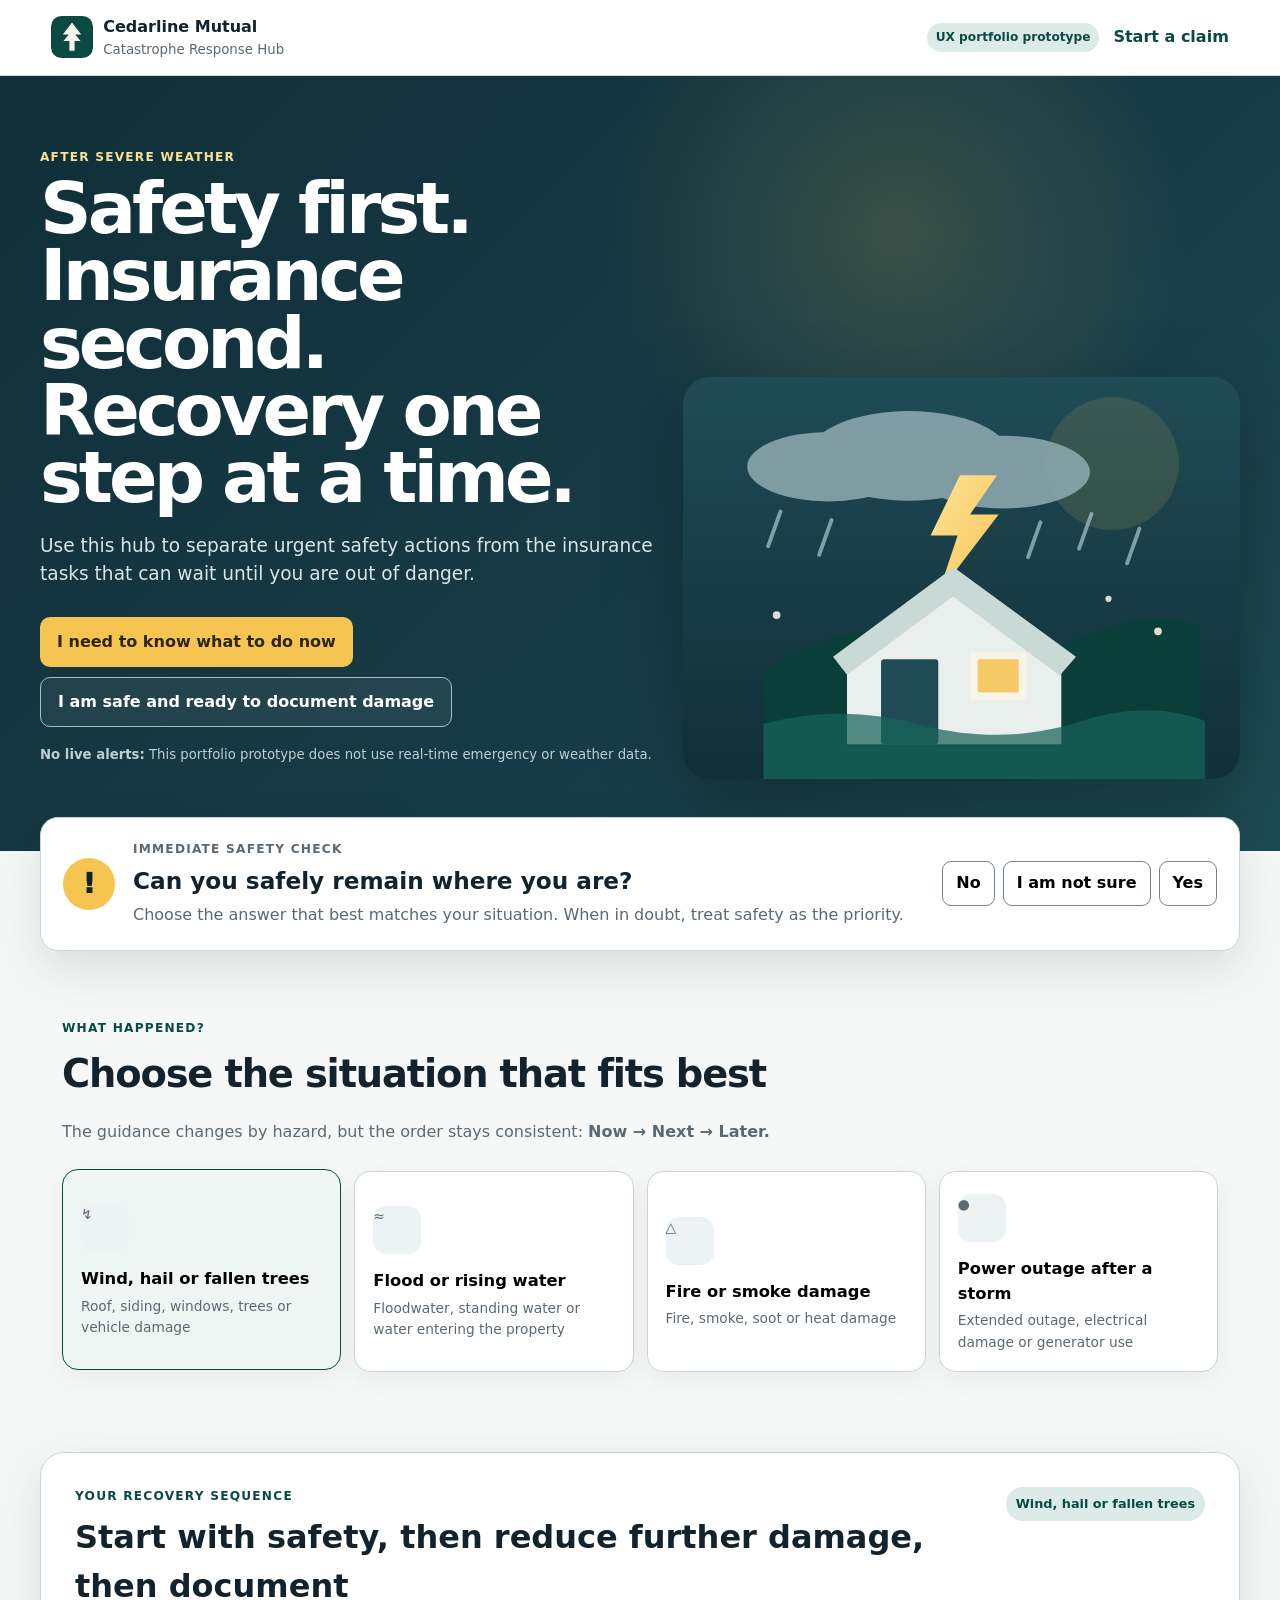
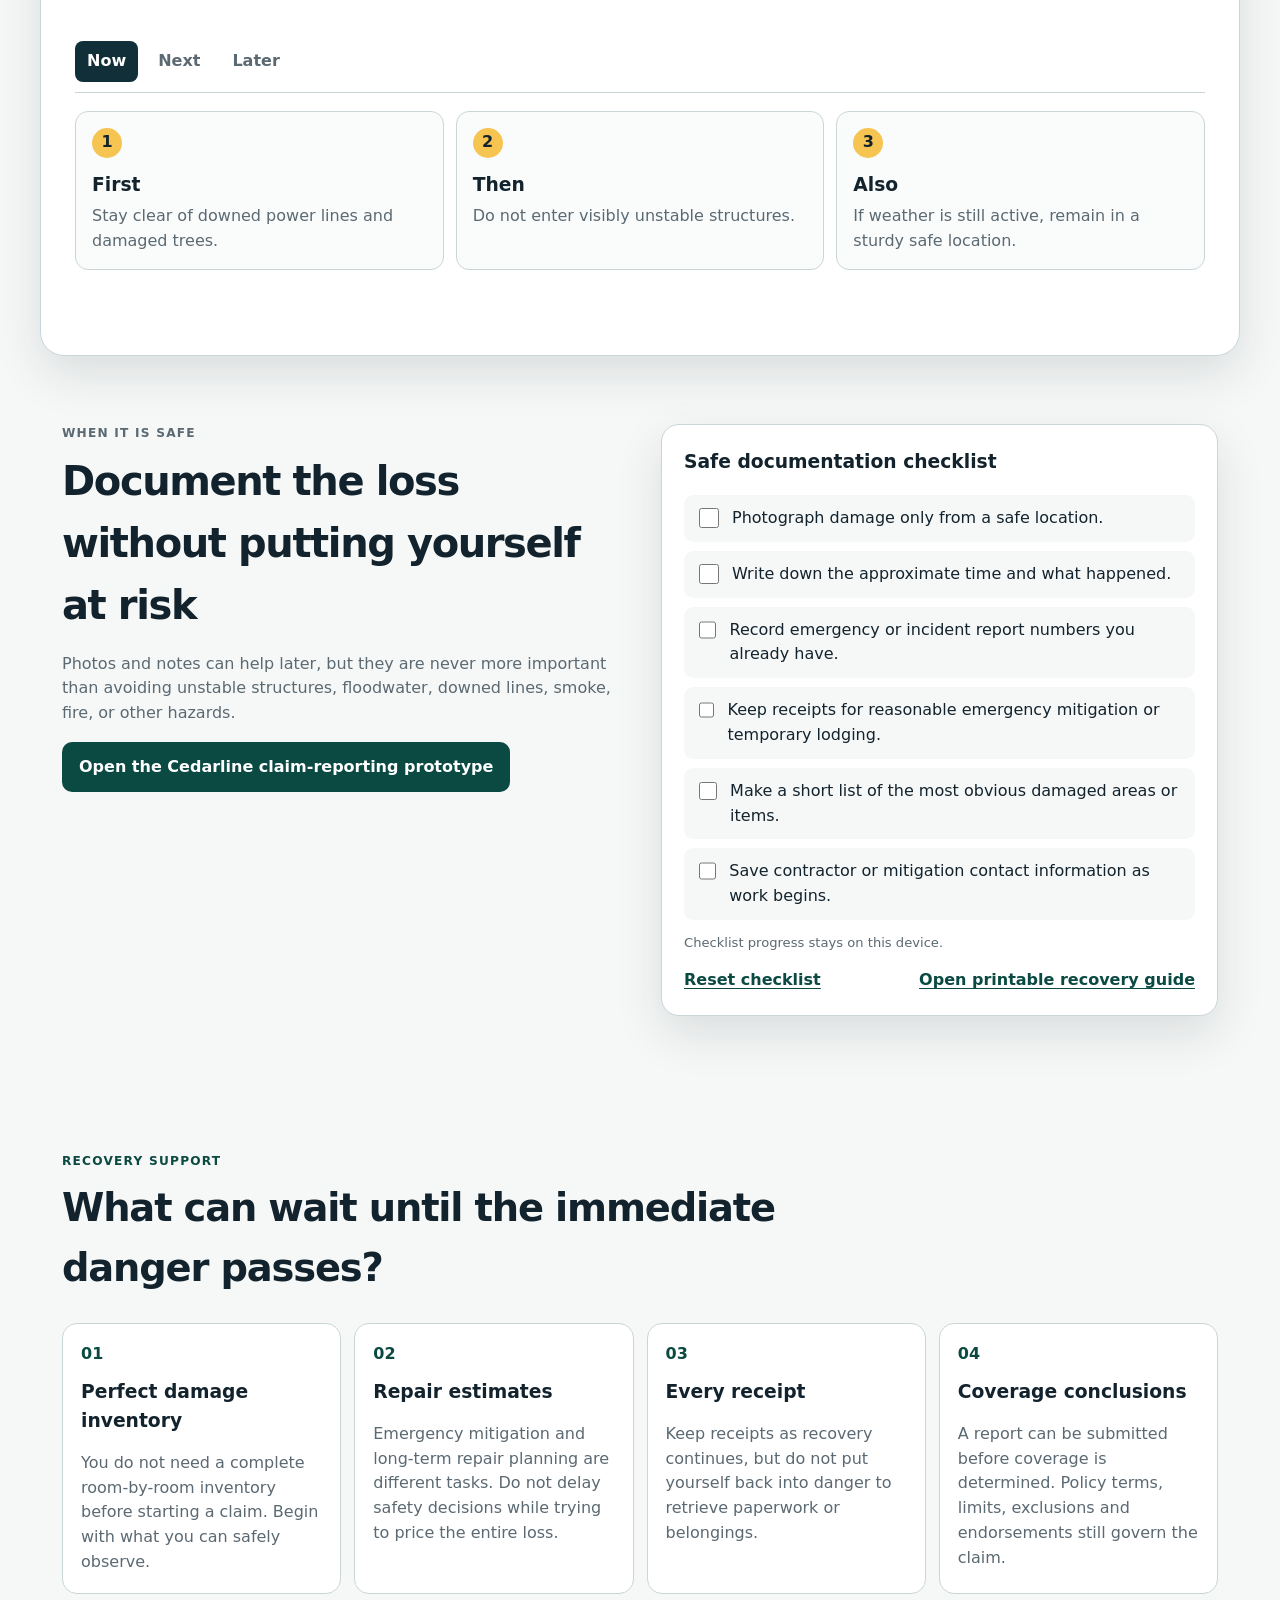
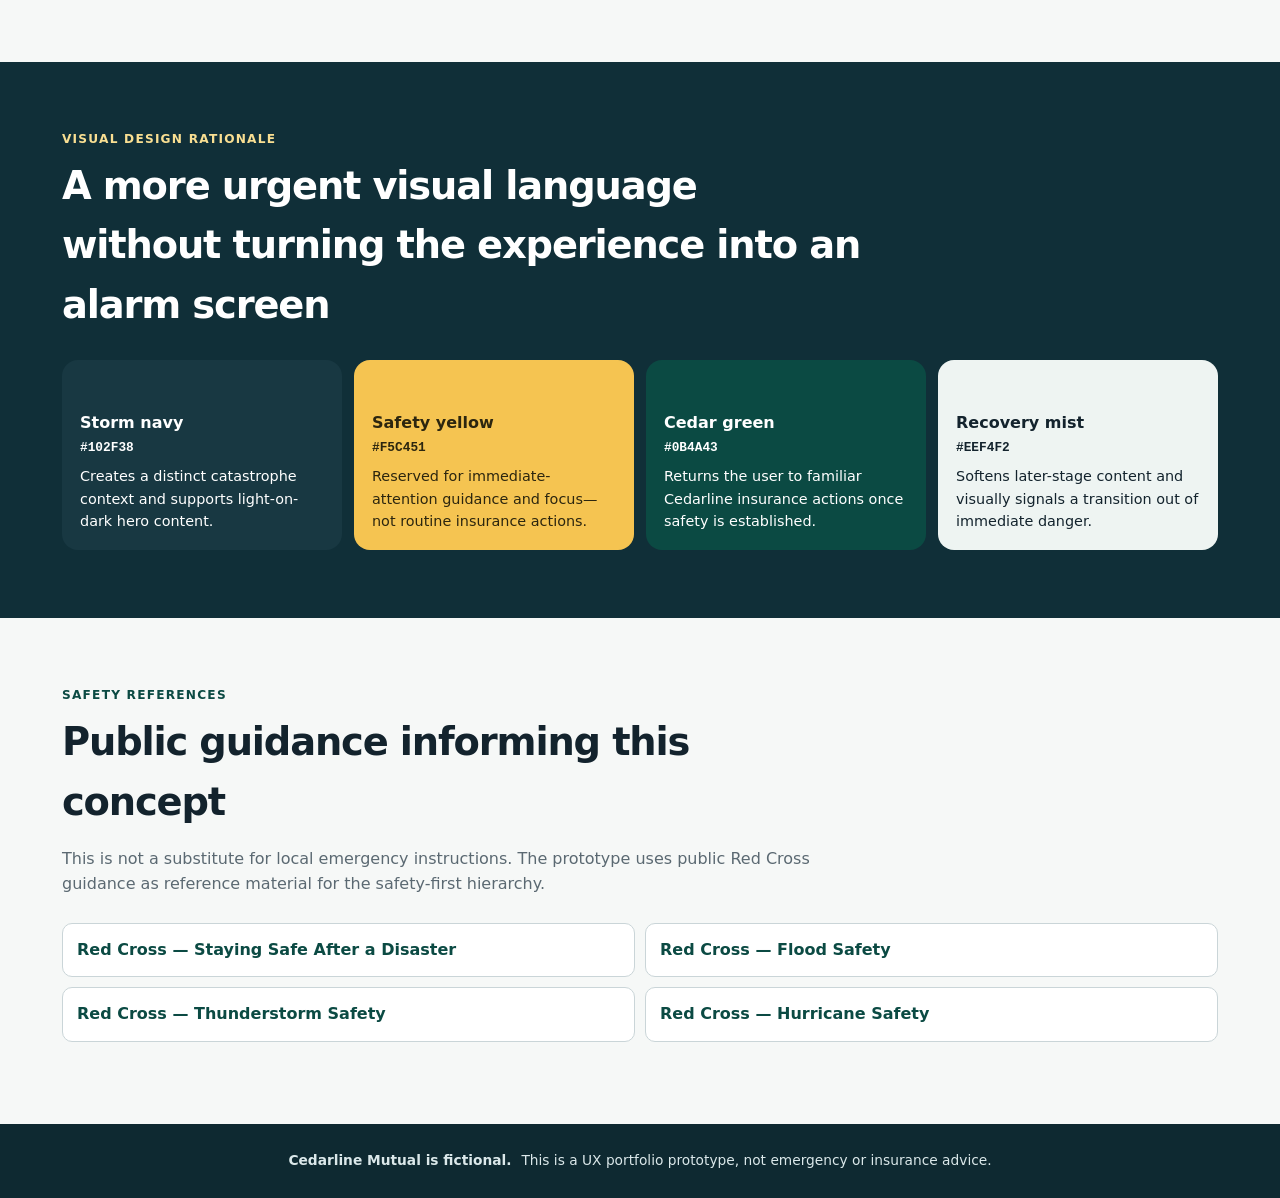
<file: index.html>
<!doctype html>
<html lang="en">
<head>
  <meta charset="utf-8">
  <meta name="viewport" content="width=device-width, initial-scale=1">
  <meta name="description" content="Cedarline Mutual fictional catastrophe response UX portfolio prototype">
  <meta name="theme-color" content="#102F38">
  <title>Cedarline Mutual | Catastrophe Response Hub</title>
  <link rel="icon" href="assets/cedarline-mark.svg" type="image/svg+xml">
  <link rel="stylesheet" href="styles.css">
  <script src="app.js" defer></script>
</head>
<body>
<a class="skip-link" href="#main">Skip to recovery guidance</a>
<header class="site-header">
  <a class="brand" href="#top" aria-label="Cedarline Mutual catastrophe response home">
    <img src="assets/cedarline-mark.svg" alt="" width="42" height="42">
    <span><strong>Cedarline Mutual</strong><small>Catastrophe Response Hub</small></span>
  </a>
  <div class="header-actions">
    <span class="prototype-pill">UX portfolio prototype</span>
    <a href="#claim">Start a claim</a>
  </div>
</header>

<main id="main">
  <section class="hero" id="top">
    <div class="hero-copy">
      <p class="eyebrow light">After severe weather</p>
      <h1>Safety first. Insurance second. Recovery one step at a time.</h1>
      <p>Use this hub to separate urgent safety actions from the insurance tasks that can wait until you are out of danger.</p>
      <div class="hero-actions">
        <a class="button emergency" href="#safety">I need to know what to do now</a>
        <a class="button secondary-light" href="#claim">I am safe and ready to document damage</a>
      </div>
      <p class="live-note"><strong>No live alerts:</strong> This portfolio prototype does not use real-time emergency or weather data.</p>
    </div>
    <div class="hero-art" aria-hidden="true">
      <img src="assets/storm-response-hero.svg" alt="">
    </div>
  </section>

  <section class="urgent-strip" id="safety" aria-labelledby="urgentHeading">
    <div class="urgent-icon" aria-hidden="true">!</div>
    <div>
      <p class="eyebrow">Immediate safety check</p>
      <h2 id="urgentHeading">Can you safely remain where you are?</h2>
      <p>Choose the answer that best matches your situation. When in doubt, treat safety as the priority.</p>
    </div>
    <div class="triage-buttons" role="group" aria-label="Safety status">
      <button type="button" data-safety="no">No</button>
      <button type="button" data-safety="unsure">I am not sure</button>
      <button type="button" data-safety="yes">Yes</button>
    </div>
  </section>

  <section class="triage-result" id="triageResult" aria-live="polite" hidden></section>

  <section class="scenario-section" aria-labelledby="scenarioHeading">
    <div class="section-heading">
      <p class="eyebrow">What happened?</p>
      <h2 id="scenarioHeading">Choose the situation that fits best</h2>
      <p>The guidance changes by hazard, but the order stays consistent: <strong>Now → Next → Later.</strong></p>
    </div>
    <div id="scenarioCards" class="scenario-grid"></div>
  </section>

  <section class="plan-section" id="plan" aria-labelledby="planHeading">
    <div class="plan-header">
      <div>
        <p class="eyebrow">Your recovery sequence</p>
        <h2 id="planHeading">Start with safety, then reduce further damage, then document</h2>
      </div>
      <span id="selectedScenario" class="scenario-badge">General severe weather</span>
    </div>

    <div class="timeline-tabs" role="tablist" aria-label="Recovery timeframe">
      <button type="button" role="tab" aria-selected="true" aria-controls="nowPanel" id="nowTab">Now</button>
      <button type="button" role="tab" aria-selected="false" aria-controls="nextPanel" id="nextTab">Next</button>
      <button type="button" role="tab" aria-selected="false" aria-controls="laterPanel" id="laterTab">Later</button>
    </div>

    <div class="timeline-panel" id="nowPanel" role="tabpanel" aria-labelledby="nowTab"></div>
    <div class="timeline-panel" id="nextPanel" role="tabpanel" aria-labelledby="nextTab" hidden></div>
    <div class="timeline-panel" id="laterPanel" role="tabpanel" aria-labelledby="laterTab" hidden></div>
  </section>

  <section class="claim-section" id="claim" aria-labelledby="claimHeading">
    <div class="claim-copy">
      <p class="eyebrow">When it is safe</p>
      <h2 id="claimHeading">Document the loss without putting yourself at risk</h2>
      <p>Photos and notes can help later, but they are never more important than avoiding unstable structures, floodwater, downed lines, smoke, fire, or other hazards.</p>
      <a class="button primary" href="https://joshuaokent-spec.github.io/cedarline-claim-reporting-ux/">Open the Cedarline claim-reporting prototype</a>
    </div>

    <div class="documentation-card">
      <h3>Safe documentation checklist</h3>
      <div id="documentationChecklist" class="checklist"></div>
      <p class="save-status" id="saveStatus" role="status" aria-live="polite">Checklist progress stays on this device.</p>
      <div class="checklist-actions">
        <button type="button" class="text-button" id="resetChecklist">Reset checklist</button>
        <a href="recovery-checklist.html" class="text-button">Open printable recovery guide</a>
      </div>
    </div>
  </section>

  <section class="recovery-grid-section" aria-labelledby="recoveryHeading">
    <div class="section-heading">
      <p class="eyebrow">Recovery support</p>
      <h2 id="recoveryHeading">What can wait until the immediate danger passes?</h2>
    </div>
    <div class="recovery-grid">
      <article><span class="number">01</span><h3>Perfect damage inventory</h3><p>You do not need a complete room-by-room inventory before starting a claim. Begin with what you can safely observe.</p></article>
      <article><span class="number">02</span><h3>Repair estimates</h3><p>Emergency mitigation and long-term repair planning are different tasks. Do not delay safety decisions while trying to price the entire loss.</p></article>
      <article><span class="number">03</span><h3>Every receipt</h3><p>Keep receipts as recovery continues, but do not put yourself back into danger to retrieve paperwork or belongings.</p></article>
      <article><span class="number">04</span><h3>Coverage conclusions</h3><p>A report can be submitted before coverage is determined. Policy terms, limits, exclusions and endorsements still govern the claim.</p></article>
    </div>
  </section>

  <section class="visual-system" aria-labelledby="visualHeading">
    <div class="section-heading">
      <p class="eyebrow">Visual design rationale</p>
      <h2 id="visualHeading">A more urgent visual language without turning the experience into an alarm screen</h2>
    </div>
    <div class="visual-cards">
      <article class="storm"><strong>Storm navy</strong><span>#102F38</span><p>Creates a distinct catastrophe context and supports light-on-dark hero content.</p></article>
      <article class="safety"><strong>Safety yellow</strong><span>#F5C451</span><p>Reserved for immediate-attention guidance and focus—not routine insurance actions.</p></article>
      <article class="cedar"><strong>Cedar green</strong><span>#0B4A43</span><p>Returns the user to familiar Cedarline insurance actions once safety is established.</p></article>
      <article class="recovery"><strong>Recovery mist</strong><span>#EEF4F2</span><p>Softens later-stage content and visually signals a transition out of immediate danger.</p></article>
    </div>
  </section>

  <section class="references" aria-labelledby="referencesHeading">
    <div class="section-heading">
      <p class="eyebrow">Safety references</p>
      <h2 id="referencesHeading">Public guidance informing this concept</h2>
      <p>This is not a substitute for local emergency instructions. The prototype uses public Red Cross guidance as reference material for the safety-first hierarchy.</p>
    </div>
    <div class="reference-links">
      <a href="https://www.redcross.org/get-help/disaster-relief-and-recovery-services/safety-immediate-aftermath.html">Red Cross — Staying Safe After a Disaster</a>
      <a href="https://www.redcross.org/get-help/how-to-prepare-for-emergencies/types-of-emergencies/flood.html">Red Cross — Flood Safety</a>
      <a href="https://www.redcross.org/get-help/how-to-prepare-for-emergencies/types-of-emergencies/thunderstorm.html">Red Cross — Thunderstorm Safety</a>
      <a href="https://www.redcross.org/get-help/how-to-prepare-for-emergencies/types-of-emergencies/hurricane.html">Red Cross — Hurricane Safety</a>
    </div>
  </section>
</main>

<footer>
  <strong>Cedarline Mutual is fictional.</strong>
  <span>This is a UX portfolio prototype, not emergency or insurance advice.</span>
</footer>
</body>
</html>
</file>
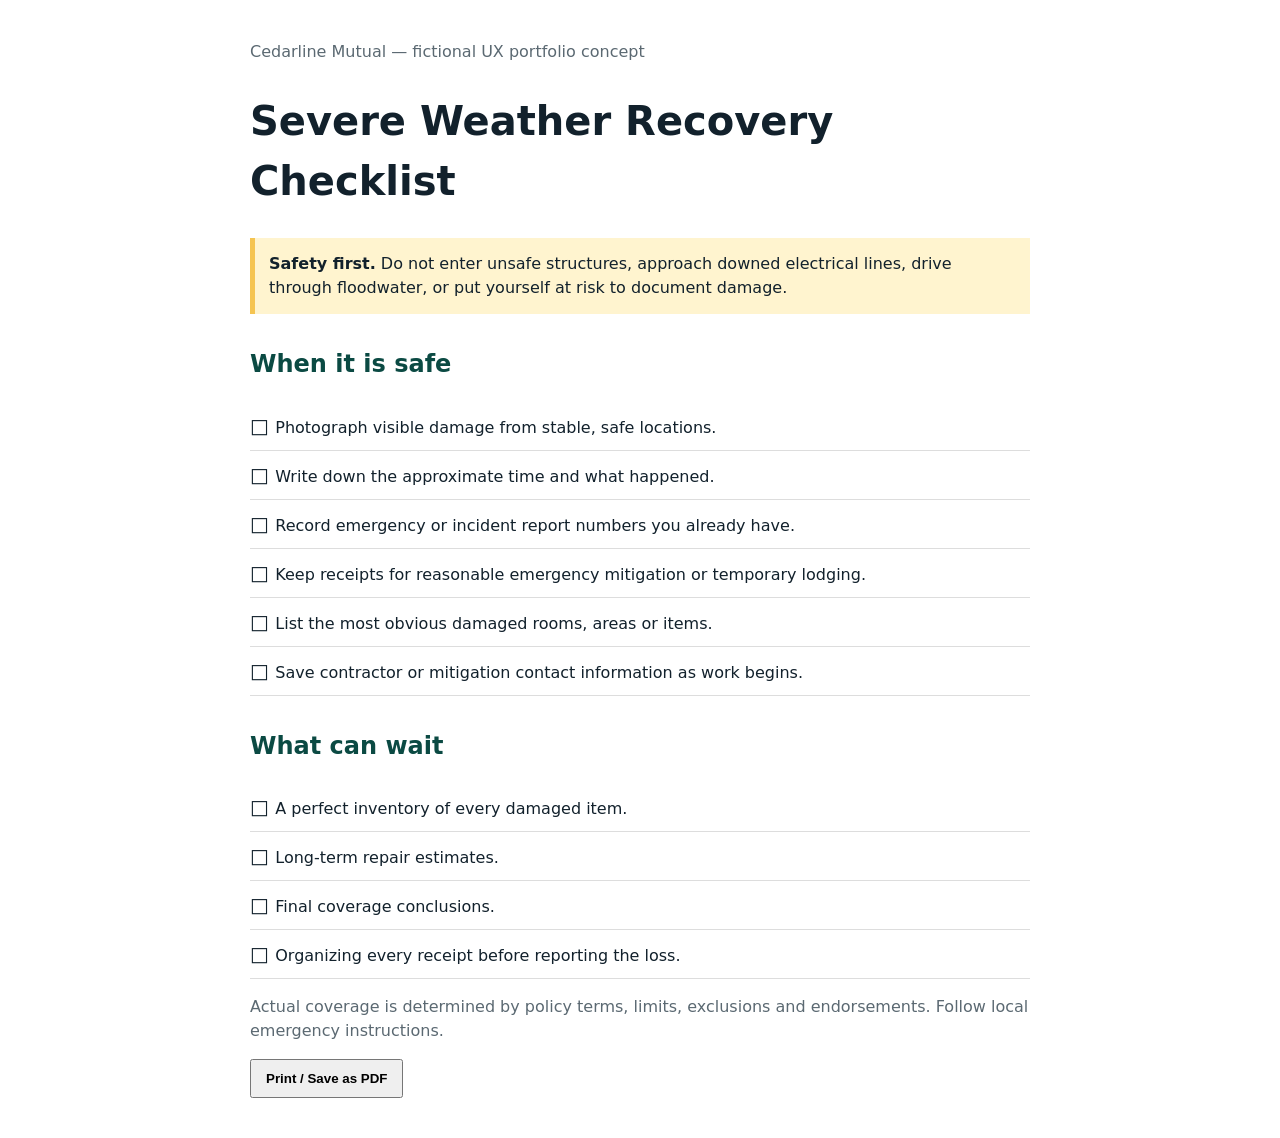
<file: recovery-checklist.html>
<!doctype html><html lang="en"><head><meta charset="utf-8"><meta name="viewport" content="width=device-width,initial-scale=1"><title>Cedarline Recovery Checklist</title><style>body{font:16px/1.5 system-ui,sans-serif;color:#12212c;max-width:780px;margin:40px auto;padding:0 22px}h1{font-size:2.5rem}h2{margin-top:32px;color:#0b4a43}.note{background:#fff4cf;border-left:5px solid #f5c451;padding:14px}.check{padding:9px 0;border-bottom:1px solid #ddd}.check:before{content:"□ ";font-size:1.25rem}.muted{color:#5b6972}button{padding:10px 14px;font-weight:700}@media print{button{display:none}body{margin:0;max-width:none}}</style></head><body><p class="muted">Cedarline Mutual — fictional UX portfolio concept</p><h1>Severe Weather Recovery Checklist</h1><div class="note"><strong>Safety first.</strong> Do not enter unsafe structures, approach downed electrical lines, drive through floodwater, or put yourself at risk to document damage.</div><h2>When it is safe</h2><div class="check">Photograph visible damage from stable, safe locations.</div><div class="check">Write down the approximate time and what happened.</div><div class="check">Record emergency or incident report numbers you already have.</div><div class="check">Keep receipts for reasonable emergency mitigation or temporary lodging.</div><div class="check">List the most obvious damaged rooms, areas or items.</div><div class="check">Save contractor or mitigation contact information as work begins.</div><h2>What can wait</h2><div class="check">A perfect inventory of every damaged item.</div><div class="check">Long-term repair estimates.</div><div class="check">Final coverage conclusions.</div><div class="check">Organizing every receipt before reporting the loss.</div><p class="muted">Actual coverage is determined by policy terms, limits, exclusions and endorsements. Follow local emergency instructions.</p><button onclick="window.print()">Print / Save as PDF</button></body></html>
</file>
<file: styles.css>
:root{--storm:#102f38;--storm-2:#173f49;--cedar:#0b4a43;--cedar-dark:#073630;--cedar-soft:#dcebe7;--safety:#f5c451;--safety-soft:#fff4cf;--ink:#13232d;--muted:#5b6972;--mist:#eef4f2;--surface:#fff;--border:#cad5d8;--danger:#9b1c1c;--focus:#ffd166;--shadow:0 18px 48px rgba(18,33,44,.12);--radius:18px}
*{box-sizing:border-box}html{font-family:ui-sans-serif,system-ui,-apple-system,BlinkMacSystemFont,"Segoe UI",sans-serif;color:var(--ink);background:#f6f8f7;scroll-behavior:smooth}body{margin:0;line-height:1.55}button,input{font:inherit}a{color:var(--cedar)}:focus-visible{outline:3px solid var(--focus);outline-offset:3px}.skip-link{position:absolute;left:-9999px;top:8px;background:#fff;padding:10px 14px;z-index:100}.skip-link:focus{left:8px}.site-header{height:76px;display:flex;align-items:center;justify-content:space-between;padding:0 clamp(18px,4vw,58px);background:rgba(255,255,255,.96);border-bottom:1px solid var(--border);position:sticky;top:0;z-index:30;backdrop-filter:blur(12px)}.brand{display:flex;align-items:center;gap:10px;color:var(--ink);text-decoration:none}.brand span{display:flex;flex-direction:column}.brand small{color:var(--muted)}.header-actions{display:flex;align-items:center;gap:14px}.header-actions>a{font-weight:800;text-decoration:none}.prototype-pill{font-size:.76rem;font-weight:800;color:var(--cedar);background:var(--cedar-soft);padding:5px 9px;border-radius:999px}.hero{min-height:630px;display:grid;grid-template-columns:minmax(0,1.05fr) minmax(360px,.95fr);align-items:center;gap:28px;padding:72px max(22px,calc((100vw - 1200px)/2));background:radial-gradient(circle at 70% 20%,rgba(245,196,81,.16),transparent 18rem),linear-gradient(135deg,var(--storm) 0,#173b46 58%,#1e4b53 100%);color:#fff;overflow:hidden}.hero-copy{position:relative;z-index:2}.eyebrow{margin:0 0 7px;font-size:.76rem;letter-spacing:.1em;text-transform:uppercase;font-weight:850;color:var(--cedar)}.eyebrow.light{color:#f9df92}.hero h1{font-size:clamp(3rem,5.6vw,5.7rem);line-height:.94;letter-spacing:-.055em;margin:8px 0 20px;max-width:800px}.hero-copy>p:not(.eyebrow):not(.live-note){max-width:710px;color:#d8e5e7;font-size:1.16rem}.hero-actions{display:flex;gap:10px;flex-wrap:wrap;margin:28px 0 18px}.button{display:inline-flex;align-items:center;justify-content:center;min-height:50px;padding:11px 17px;border-radius:10px;text-decoration:none;font-weight:850}.button.emergency{background:var(--safety);color:#2c260f}.button.secondary-light{border:1px solid #a9bec3;color:#fff;background:rgba(255,255,255,.06)}.button.primary{background:var(--cedar);color:#fff}.live-note{font-size:.83rem;color:#bcd0d4}.hero-art{align-self:stretch;display:flex;align-items:flex-end;justify-content:center}.hero-art img{width:min(100%,650px);filter:drop-shadow(0 28px 38px rgba(0,0,0,.26))}.urgent-strip{max-width:1200px;margin:-34px auto 0;position:relative;z-index:5;display:grid;grid-template-columns:auto 1fr auto;gap:18px;align-items:center;padding:22px;background:#fff;border:1px solid var(--border);border-radius:18px;box-shadow:var(--shadow)}.urgent-icon{display:grid;place-items:center;width:52px;height:52px;border-radius:50%;background:var(--safety);font-size:1.7rem;font-weight:950}.urgent-strip h2{margin:4px 0 4px;font-size:1.45rem}.urgent-strip p{margin:0;color:var(--muted)}.triage-buttons{display:flex;gap:8px;flex-wrap:wrap}.triage-buttons button{min-height:44px;border:1px solid #71848d;background:#fff;border-radius:9px;padding:9px 13px;font-weight:800;cursor:pointer}.triage-buttons button:hover,.triage-buttons button[aria-pressed=true]{border-color:var(--storm);background:#edf4f5}.triage-result{max-width:1200px;margin:14px auto 0;padding:18px 22px;border-radius:14px}.triage-result.danger{background:#fff1ef;border:1px solid #e3aaa3;color:#6f1c13}.triage-result.caution{background:var(--safety-soft);border:1px solid #e0be60;color:#58440d}.triage-result.safe{background:#e8f5ed;border:1px solid #add7bd;color:#24583b}.triage-result h3{margin:0 0 5px}.triage-result p{margin:0}.scenario-section,.plan-section,.claim-section,.recovery-grid-section,.visual-system,.references{max-width:1200px;margin:auto;padding:68px 22px}.section-heading{max-width:800px;margin-bottom:26px}.section-heading h2{font-size:clamp(2rem,3vw,2.75rem);letter-spacing:-.03em;margin:4px 0 8px}.section-heading p:last-child{color:var(--muted)}.scenario-grid{display:grid;grid-template-columns:repeat(4,1fr);gap:13px}.scenario-card{text-align:left;border:1px solid var(--border);border-radius:16px;background:#fff;padding:18px;cursor:pointer;box-shadow:0 8px 24px rgba(18,33,44,.06)}.scenario-card:hover,.scenario-card[aria-pressed=true]{border-color:var(--cedar);transform:translateY(-2px)}.scenario-card[aria-pressed=true]{background:#edf6f3}.scenario-icon{display:grid;place-items:center;width:48px;height:48px;border-radius:13px;background:#edf3f4;font-size:1.6rem;margin-bottom:14px}.scenario-card strong,.scenario-card span{display:block}.scenario-card strong{font-size:1.02rem}.scenario-card span{font-size:.86rem;color:var(--muted);margin-top:4px}.plan-section{background:#fff;border:1px solid var(--border);border-radius:24px;box-shadow:var(--shadow);padding:34px;margin-top:12px}.plan-header{display:flex;align-items:start;justify-content:space-between;gap:20px}.plan-header h2{font-size:2rem;margin:4px 0}.scenario-badge{background:var(--cedar-soft);color:var(--cedar);padding:7px 10px;border-radius:999px;font-size:.8rem;font-weight:800;white-space:nowrap}.timeline-tabs{display:flex;gap:8px;margin:25px 0 18px;border-bottom:1px solid var(--border);padding-bottom:10px}.timeline-tabs button{border:0;background:transparent;color:var(--muted);padding:8px 12px;border-radius:8px;font-weight:850;cursor:pointer}.timeline-tabs button[aria-selected=true]{background:var(--storm);color:#fff}.timeline-panel{min-height:210px}.timeline-list{display:grid;grid-template-columns:repeat(3,1fr);gap:12px}.timeline-step{border:1px solid var(--border);border-radius:13px;padding:16px;background:#fafcfc}.timeline-step .step-number{display:grid;place-items:center;width:30px;height:30px;border-radius:50%;background:var(--safety);font-weight:900;margin-bottom:12px}.timeline-step h3{margin:0 0 5px}.timeline-step p{margin:0;color:var(--muted)}.claim-section{display:grid;grid-template-columns:1fr 1fr;gap:42px;align-items:start}.claim-copy h2{font-size:2.5rem;letter-spacing:-.035em;margin:5px 0 12px}.claim-copy p{color:var(--muted);max-width:620px}.documentation-card{background:#fff;border:1px solid var(--border);border-radius:18px;padding:22px;box-shadow:var(--shadow)}.documentation-card h3{margin-top:0}.checklist{display:grid;gap:9px}.check-item{display:flex;gap:10px;align-items:start;padding:11px;border-radius:9px;background:#f6f8f8}.check-item input{width:20px;height:20px;margin-top:2px;accent-color:var(--cedar)}.check-item span{color:var(--ink)}.save-status{font-size:.82rem;color:var(--muted)}.checklist-actions{display:flex;justify-content:space-between;gap:12px;flex-wrap:wrap;margin-top:15px}.text-button{border:0;background:transparent;padding:0;color:var(--cedar);font-weight:800;text-decoration:underline;text-underline-offset:3px;cursor:pointer}.recovery-grid{display:grid;grid-template-columns:repeat(4,1fr);gap:13px}.recovery-grid article{background:#fff;border:1px solid var(--border);border-radius:15px;padding:18px}.number{color:var(--cedar);font-weight:900}.recovery-grid h3{margin:10px 0 5px}.recovery-grid p{color:var(--muted);margin-bottom:0}.visual-system{max-width:none;padding-left:max(22px,calc((100vw - 1156px)/2));padding-right:max(22px,calc((100vw - 1156px)/2));background:var(--storm);color:#fff}.visual-system .eyebrow{color:#f9df92}.visual-system .section-heading p:last-child{color:#c7d7da}.visual-cards{display:grid;grid-template-columns:repeat(4,1fr);gap:12px}.visual-cards article{min-height:190px;border-radius:16px;padding:18px;display:flex;flex-direction:column;justify-content:end}.visual-cards strong,.visual-cards span{display:block}.visual-cards span{font:700 .8rem ui-monospace,SFMono-Regular,Menlo,monospace;margin:4px 0 10px}.visual-cards p{margin:0;font-size:.9rem}.visual-cards .storm{background:#183842}.visual-cards .safety{background:var(--safety);color:#2c260f}.visual-cards .cedar{background:var(--cedar)}.visual-cards .recovery{background:var(--mist);color:var(--ink)}.references{padding-bottom:82px}.reference-links{display:grid;grid-template-columns:1fr 1fr;gap:10px}.reference-links a{padding:14px;border:1px solid var(--border);border-radius:10px;background:#fff;text-decoration:none;font-weight:750}.reference-links a:hover{text-decoration:underline}footer{display:flex;justify-content:center;gap:10px;flex-wrap:wrap;padding:26px;background:#0e2931;color:#dbe8ea;font-size:.86rem}
@media(max-width:980px){.hero{grid-template-columns:1fr;padding-top:56px}.hero-art{min-height:360px}.urgent-strip{margin:14px 22px 0;grid-template-columns:auto 1fr}.triage-buttons{grid-column:1/-1}.scenario-grid,.recovery-grid,.visual-cards{grid-template-columns:1fr 1fr}.claim-section{grid-template-columns:1fr}.timeline-list{grid-template-columns:1fr}.plan-section{margin-left:22px;margin-right:22px}.reference-links{grid-template-columns:1fr}}
@media(max-width:600px){.prototype-pill{display:none}.site-header{padding:0 14px}.brand small{display:none}.header-actions>a{font-size:.86rem}.hero{padding-left:18px;padding-right:18px;min-height:auto}.hero h1{font-size:3.15rem}.hero-art{min-height:260px}.hero-actions{display:grid}.urgent-strip{grid-template-columns:1fr}.urgent-icon{width:44px;height:44px}.triage-buttons{display:grid;grid-template-columns:1fr}.scenario-grid,.recovery-grid,.visual-cards{grid-template-columns:1fr}.plan-section{padding:24px 16px}.plan-header{flex-direction:column}.scenario-badge{white-space:normal}.claim-copy h2{font-size:2rem}.timeline-tabs button{flex:1}.checklist-actions{flex-direction:column}.reference-links{grid-template-columns:1fr}}
@media(prefers-reduced-motion:reduce){html{scroll-behavior:auto}.scenario-card{transform:none!important}*,*::before,*::after{transition:none!important;animation:none!important}}
@media print{.site-header,.hero,.urgent-strip,.triage-result,.scenario-section,.plan-section,.visual-system,.references,footer{display:none!important}.claim-section,.recovery-grid-section{display:block;max-width:none;padding:0}.documentation-card{box-shadow:none;border:0;padding:0}.button,.checklist-actions{display:none!important}}
</file>
